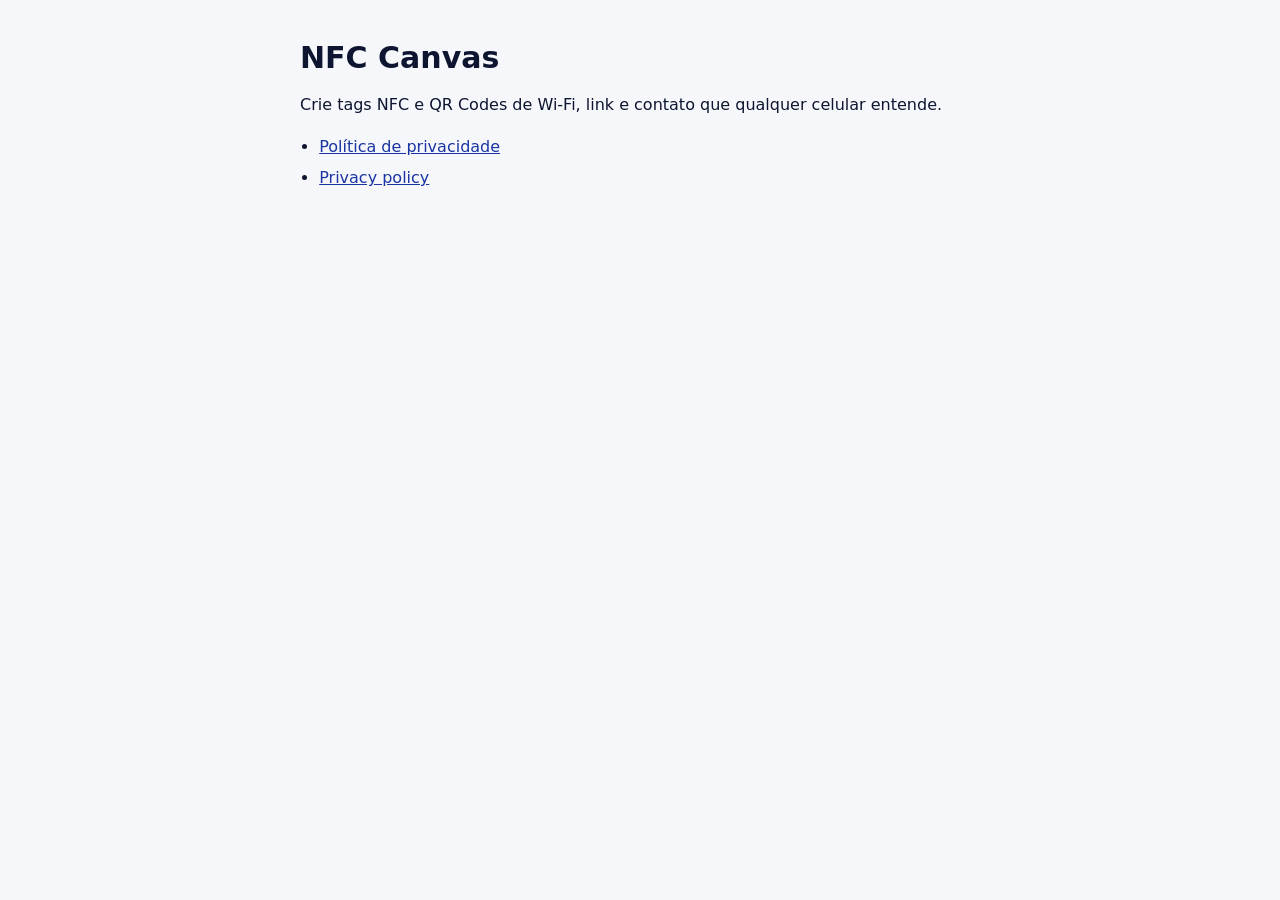
<file: index.html>
<!doctype html>
<html lang="pt-BR">
<head>
<meta charset="utf-8">
<meta name="viewport" content="width=device-width, initial-scale=1">
<title>NFC Canvas</title>
<link rel="stylesheet" href="style.css">
</head>
<body>
<main>
  <h1>NFC Canvas</h1>
  <p>Crie tags NFC e QR Codes de Wi-Fi, link e contato que qualquer celular entende.</p>
  <ul>
    <li><a href="privacidade.html">Política de privacidade</a></li>
    <li><a href="privacy.html" lang="en">Privacy policy</a></li>
  </ul>
</main>
</body>
</html>
</file>
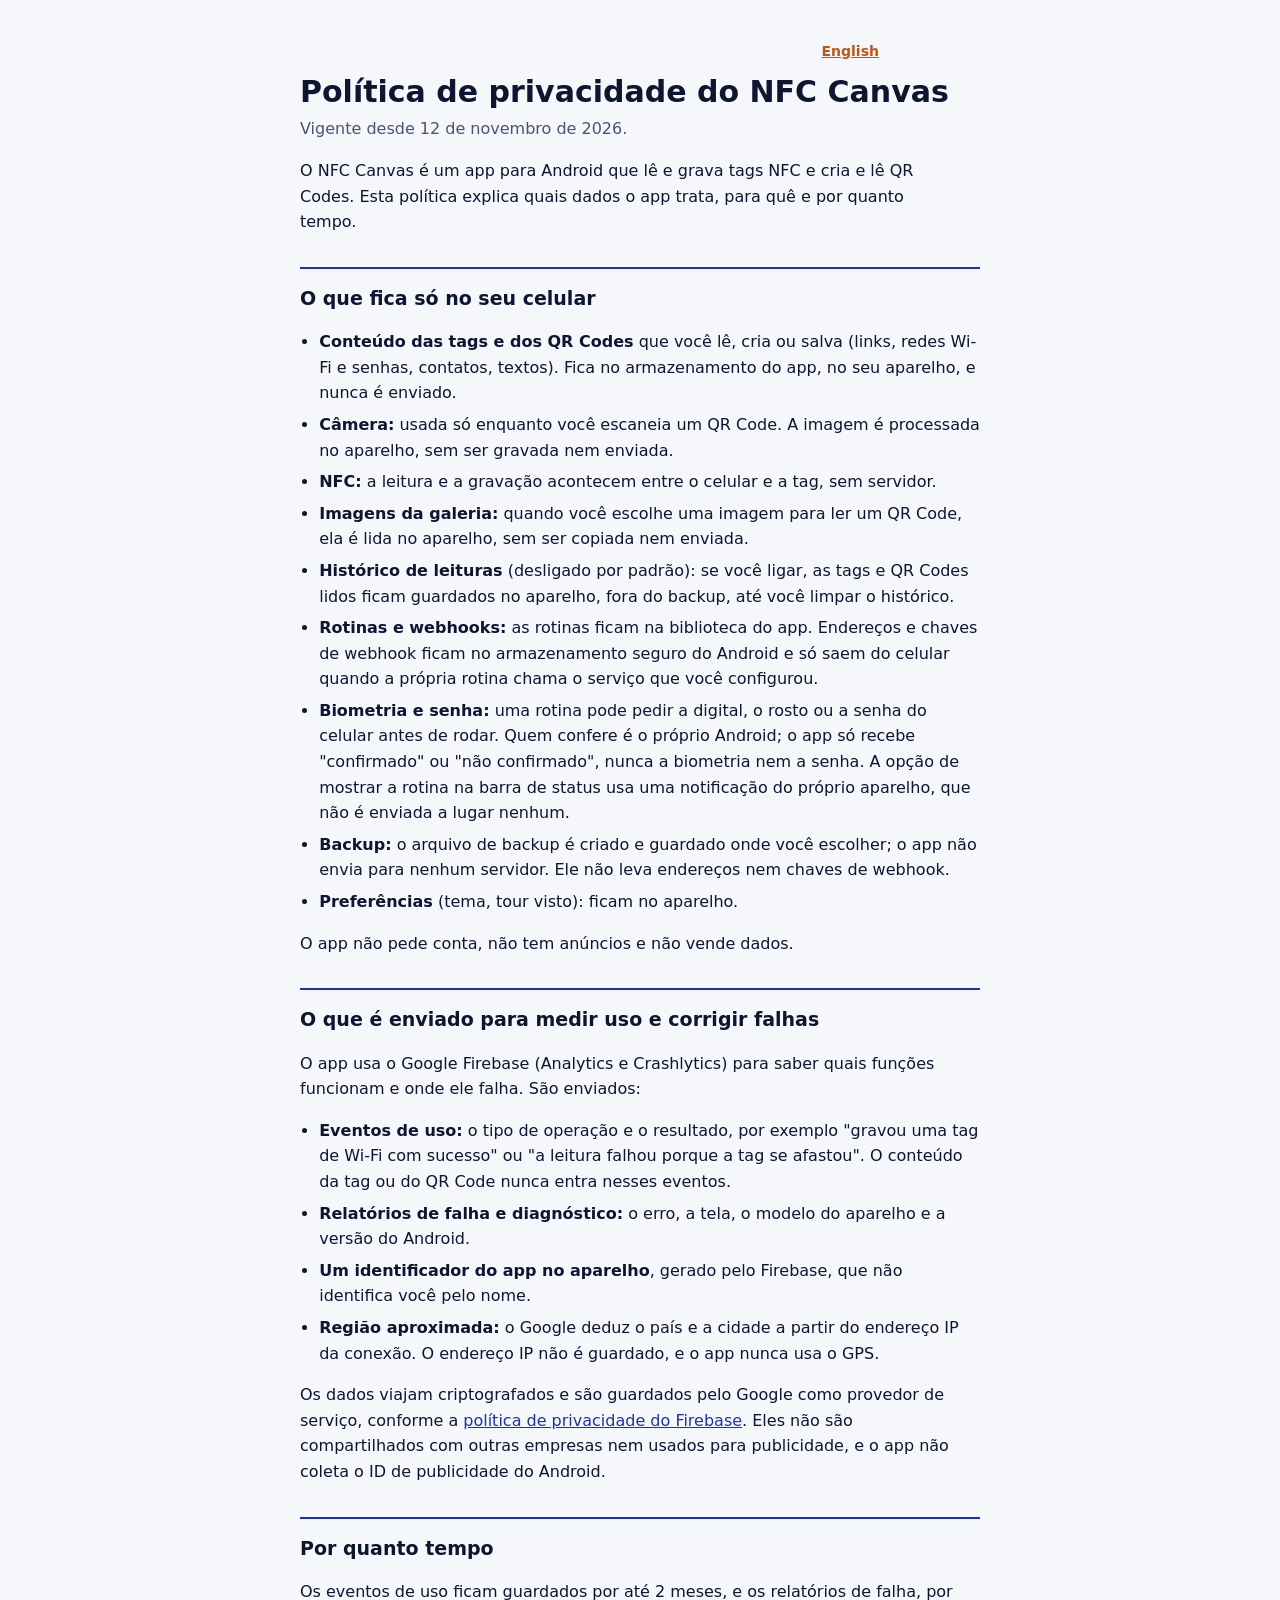
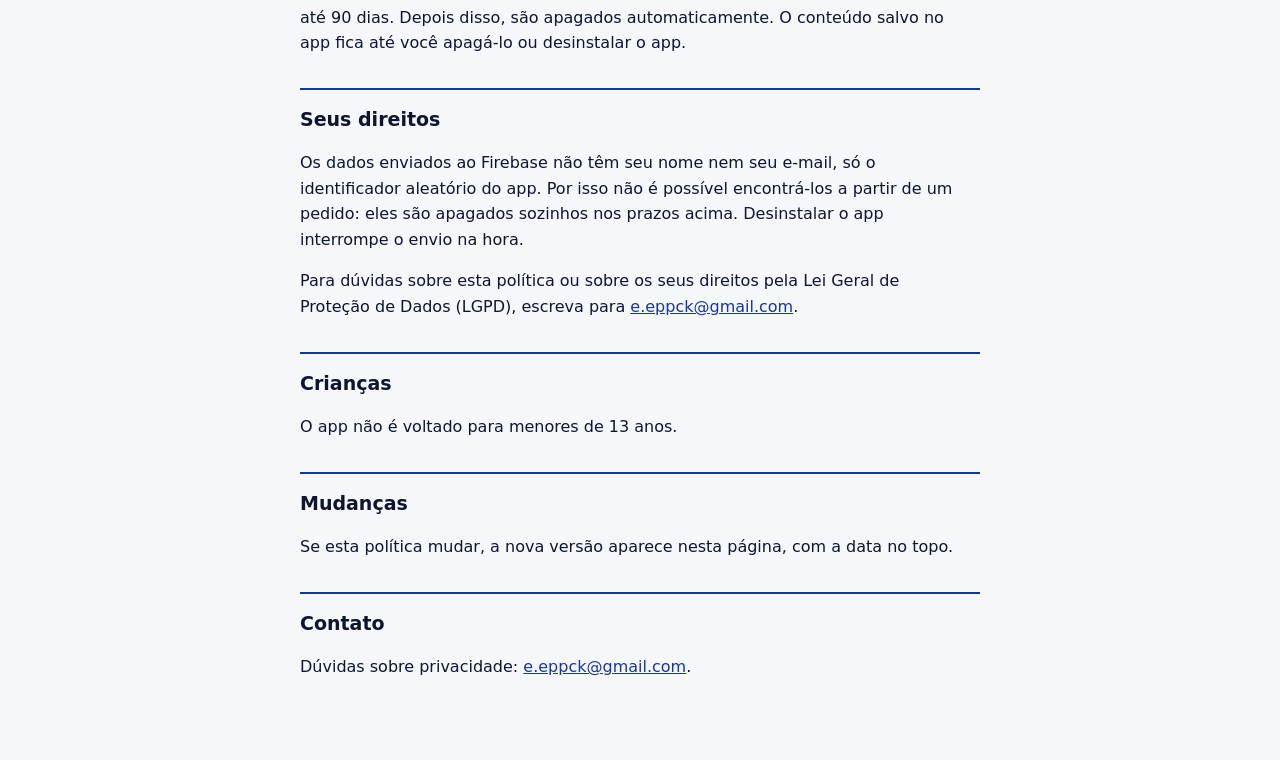
<file: privacidade.html>
<!doctype html>
<html lang="pt-BR">
<head>
<meta charset="utf-8">
<meta name="viewport" content="width=device-width, initial-scale=1">
<title>NFC Canvas · Política de privacidade</title>
<link rel="alternate" hreflang="en" href="privacy.html">
<link rel="stylesheet" href="style.css">
</head>
<body>
<main>
  <p class="lang"><a href="privacy.html" lang="en">English</a></p>
  <h1>Política de privacidade do NFC Canvas</h1>
  <p class="meta">Vigente desde 12 de novembro de 2026.</p>

  <p>O NFC Canvas é um app para Android que lê e grava tags NFC e cria e lê QR Codes. Esta política explica quais dados o app trata, para quê e por quanto tempo.</p>

  <h2>O que fica só no seu celular</h2>
  <ul>
    <li><strong>Conteúdo das tags e dos QR Codes</strong> que você lê, cria ou salva (links, redes Wi-Fi e senhas, contatos, textos). Fica no armazenamento do app, no seu aparelho, e nunca é enviado.</li>
    <li><strong>Câmera:</strong> usada só enquanto você escaneia um QR Code. A imagem é processada no aparelho, sem ser gravada nem enviada.</li>
    <li><strong>NFC:</strong> a leitura e a gravação acontecem entre o celular e a tag, sem servidor.</li>
    <li><strong>Imagens da galeria:</strong> quando você escolhe uma imagem para ler um QR Code, ela é lida no aparelho, sem ser copiada nem enviada.</li>
    <li><strong>Histórico de leituras</strong> (desligado por padrão): se você ligar, as tags e QR Codes lidos ficam guardados no aparelho, fora do backup, até você limpar o histórico.</li>
    <li><strong>Rotinas e webhooks:</strong> as rotinas ficam na biblioteca do app. Endereços e chaves de webhook ficam no armazenamento seguro do Android e só saem do celular quando a própria rotina chama o serviço que você configurou.</li>
    <li><strong>Biometria e senha:</strong> uma rotina pode pedir a digital, o rosto ou a senha do celular antes de rodar. Quem confere é o próprio Android; o app só recebe "confirmado" ou "não confirmado", nunca a biometria nem a senha. A opção de mostrar a rotina na barra de status usa uma notificação do próprio aparelho, que não é enviada a lugar nenhum.</li>
    <li><strong>Backup:</strong> o arquivo de backup é criado e guardado onde você escolher; o app não envia para nenhum servidor. Ele não leva endereços nem chaves de webhook.</li>
    <li><strong>Preferências</strong> (tema, tour visto): ficam no aparelho.</li>
  </ul>
  <p>O app não pede conta, não tem anúncios e não vende dados.</p>

  <h2>O que é enviado para medir uso e corrigir falhas</h2>
  <p>O app usa o Google Firebase (Analytics e Crashlytics) para saber quais funções funcionam e onde ele falha. São enviados:</p>
  <ul>
    <li><strong>Eventos de uso:</strong> o tipo de operação e o resultado, por exemplo "gravou uma tag de Wi-Fi com sucesso" ou "a leitura falhou porque a tag se afastou". O conteúdo da tag ou do QR Code nunca entra nesses eventos.</li>
    <li><strong>Relatórios de falha e diagnóstico:</strong> o erro, a tela, o modelo do aparelho e a versão do Android.</li>
    <li><strong>Um identificador do app no aparelho</strong>, gerado pelo Firebase, que não identifica você pelo nome.</li>
    <li><strong>Região aproximada:</strong> o Google deduz o país e a cidade a partir do endereço IP da conexão. O endereço IP não é guardado, e o app nunca usa o GPS.</li>
  </ul>
  <p>Os dados viajam criptografados e são guardados pelo Google como provedor de serviço, conforme a <a href="https://firebase.google.com/support/privacy">política de privacidade do Firebase</a>. Eles não são compartilhados com outras empresas nem usados para publicidade, e o app não coleta o ID de publicidade do Android.</p>

  <h2>Por quanto tempo</h2>
  <p>Os eventos de uso ficam guardados por até 2 meses, e os relatórios de falha, por até 90 dias. Depois disso, são apagados automaticamente. O conteúdo salvo no app fica até você apagá-lo ou desinstalar o app.</p>

  <h2>Seus direitos</h2>
  <p>Os dados enviados ao Firebase não têm seu nome nem seu e-mail, só o identificador aleatório do app. Por isso não é possível encontrá-los a partir de um pedido: eles são apagados sozinhos nos prazos acima. Desinstalar o app interrompe o envio na hora.</p>
  <p>Para dúvidas sobre esta política ou sobre os seus direitos pela Lei Geral de Proteção de Dados (LGPD), escreva para <a href="mailto:e.eppck@gmail.com">e.eppck@gmail.com</a>.</p>

  <h2>Crianças</h2>
  <p>O app não é voltado para menores de 13 anos.</p>

  <h2>Mudanças</h2>
  <p>Se esta política mudar, a nova versão aparece nesta página, com a data no topo.</p>

  <h2>Contato</h2>
  <p>Dúvidas sobre privacidade: <a href="mailto:e.eppck@gmail.com">e.eppck@gmail.com</a>.</p>
</main>
</body>
</html>
</file>
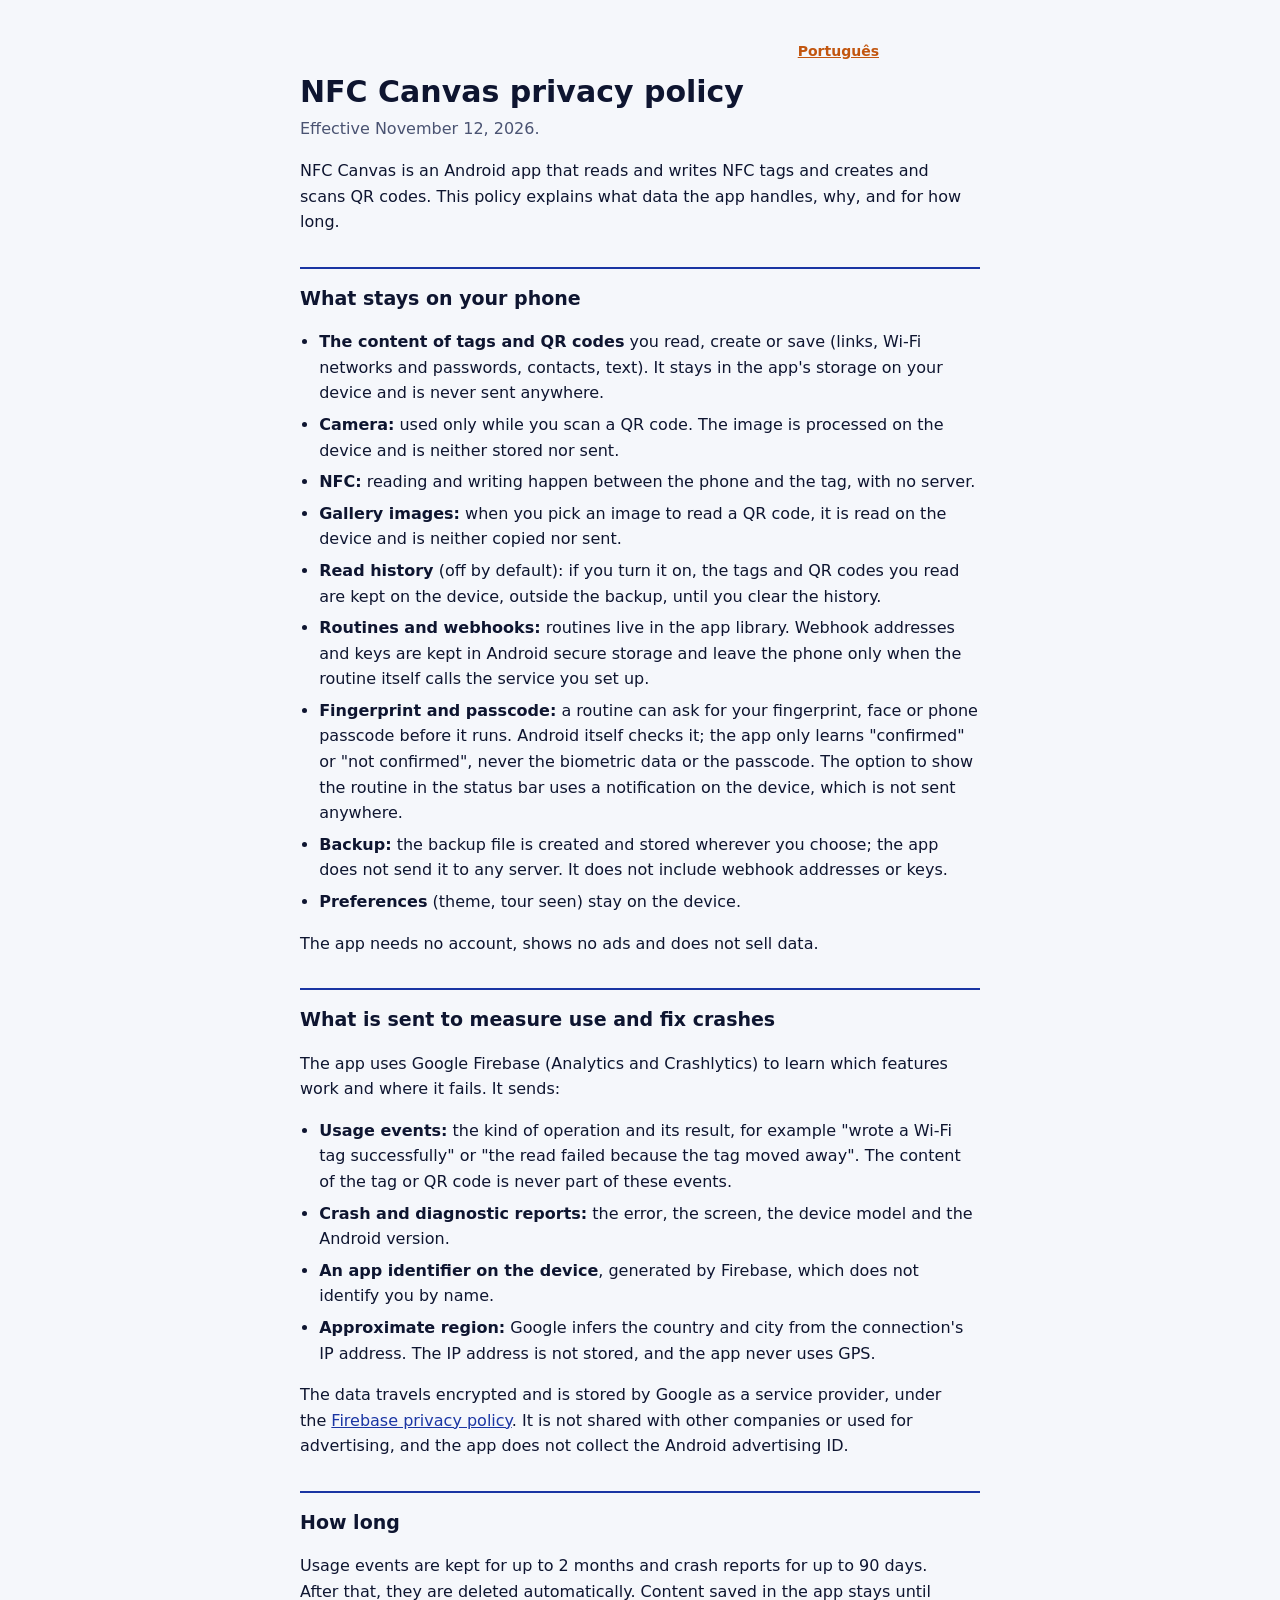
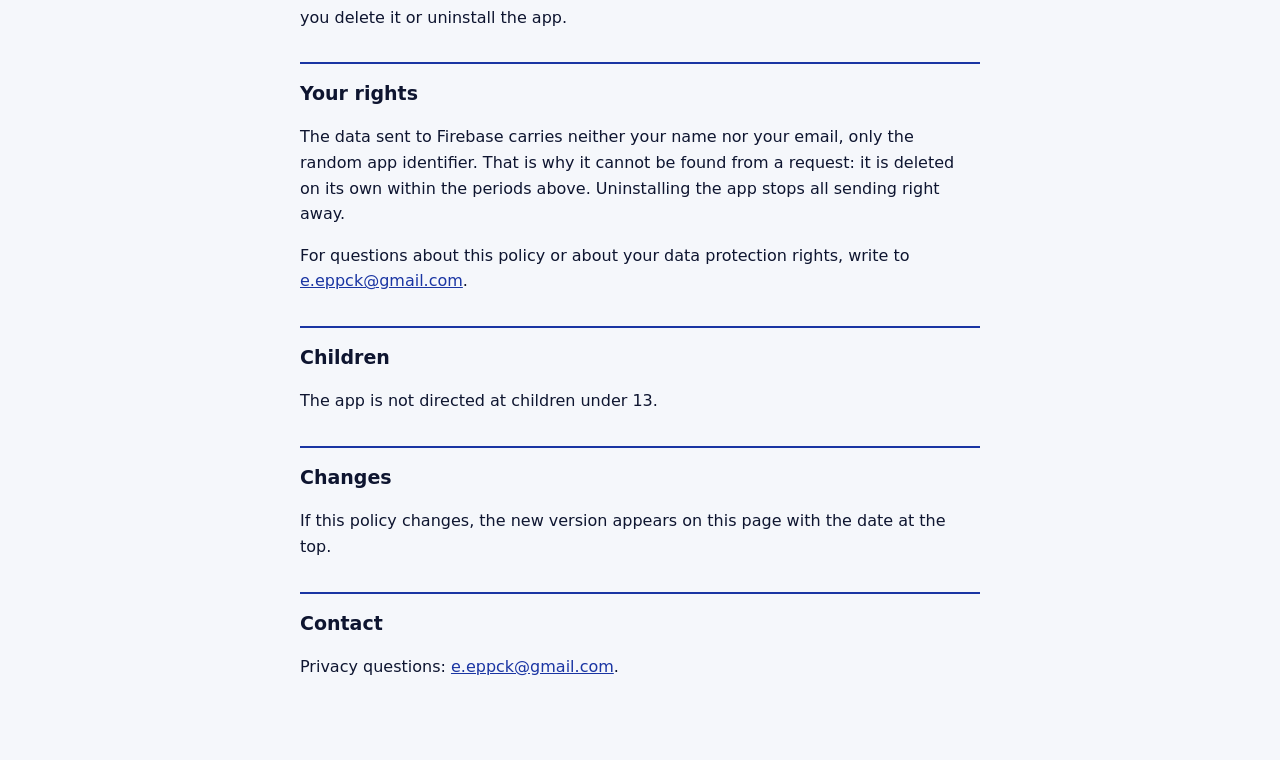
<file: privacy.html>
<!doctype html>
<html lang="en">
<head>
<meta charset="utf-8">
<meta name="viewport" content="width=device-width, initial-scale=1">
<title>NFC Canvas · Privacy policy</title>
<link rel="alternate" hreflang="pt-BR" href="privacidade.html">
<link rel="stylesheet" href="style.css">
</head>
<body>
<main>
  <p class="lang"><a href="privacidade.html" lang="pt-BR">Português</a></p>
  <h1>NFC Canvas privacy policy</h1>
  <p class="meta">Effective November 12, 2026.</p>

  <p>NFC Canvas is an Android app that reads and writes NFC tags and creates and scans QR codes. This policy explains what data the app handles, why, and for how long.</p>

  <h2>What stays on your phone</h2>
  <ul>
    <li><strong>The content of tags and QR codes</strong> you read, create or save (links, Wi-Fi networks and passwords, contacts, text). It stays in the app's storage on your device and is never sent anywhere.</li>
    <li><strong>Camera:</strong> used only while you scan a QR code. The image is processed on the device and is neither stored nor sent.</li>
    <li><strong>NFC:</strong> reading and writing happen between the phone and the tag, with no server.</li>
    <li><strong>Gallery images:</strong> when you pick an image to read a QR code, it is read on the device and is neither copied nor sent.</li>
    <li><strong>Read history</strong> (off by default): if you turn it on, the tags and QR codes you read are kept on the device, outside the backup, until you clear the history.</li>
    <li><strong>Routines and webhooks:</strong> routines live in the app library. Webhook addresses and keys are kept in Android secure storage and leave the phone only when the routine itself calls the service you set up.</li>
    <li><strong>Fingerprint and passcode:</strong> a routine can ask for your fingerprint, face or phone passcode before it runs. Android itself checks it; the app only learns "confirmed" or "not confirmed", never the biometric data or the passcode. The option to show the routine in the status bar uses a notification on the device, which is not sent anywhere.</li>
    <li><strong>Backup:</strong> the backup file is created and stored wherever you choose; the app does not send it to any server. It does not include webhook addresses or keys.</li>
    <li><strong>Preferences</strong> (theme, tour seen) stay on the device.</li>
  </ul>
  <p>The app needs no account, shows no ads and does not sell data.</p>

  <h2>What is sent to measure use and fix crashes</h2>
  <p>The app uses Google Firebase (Analytics and Crashlytics) to learn which features work and where it fails. It sends:</p>
  <ul>
    <li><strong>Usage events:</strong> the kind of operation and its result, for example "wrote a Wi-Fi tag successfully" or "the read failed because the tag moved away". The content of the tag or QR code is never part of these events.</li>
    <li><strong>Crash and diagnostic reports:</strong> the error, the screen, the device model and the Android version.</li>
    <li><strong>An app identifier on the device</strong>, generated by Firebase, which does not identify you by name.</li>
    <li><strong>Approximate region:</strong> Google infers the country and city from the connection's IP address. The IP address is not stored, and the app never uses GPS.</li>
  </ul>
  <p>The data travels encrypted and is stored by Google as a service provider, under the <a href="https://firebase.google.com/support/privacy">Firebase privacy policy</a>. It is not shared with other companies or used for advertising, and the app does not collect the Android advertising ID.</p>

  <h2>How long</h2>
  <p>Usage events are kept for up to 2 months and crash reports for up to 90 days. After that, they are deleted automatically. Content saved in the app stays until you delete it or uninstall the app.</p>

  <h2>Your rights</h2>
  <p>The data sent to Firebase carries neither your name nor your email, only the random app identifier. That is why it cannot be found from a request: it is deleted on its own within the periods above. Uninstalling the app stops all sending right away.</p>
  <p>For questions about this policy or about your data protection rights, write to <a href="mailto:e.eppck@gmail.com">e.eppck@gmail.com</a>.</p>

  <h2>Children</h2>
  <p>The app is not directed at children under 13.</p>

  <h2>Changes</h2>
  <p>If this policy changes, the new version appears on this page with the date at the top.</p>

  <h2>Contact</h2>
  <p>Privacy questions: <a href="mailto:e.eppck@gmail.com">e.eppck@gmail.com</a>.</p>
</main>
</body>
</html>
</file>
<file: style.css>
/* Paginas publicas do NFC Canvas (GitHub Pages): cobalto e laranja da identidade. */
:root {
  --bg: #f5f7fb;
  --ink: #0e1530;
  --muted: #4a5372;
  --brand: #1a35a3;
  --accent: #c2560f;
  color-scheme: light dark;
}
@media (prefers-color-scheme: dark) {
  :root {
    --bg: #0d1220;
    --ink: #eef1fa;
    --muted: #a9b1c9;
    --brand: #8fa8ff;
    --accent: #ffaa70;
  }
}
* {
  box-sizing: border-box;
}
body {
  margin: 0;
  background: var(--bg);
  color: var(--ink);
  font:
    16px / 1.6 "Manrope",
    "Segoe UI",
    system-ui,
    sans-serif;
  padding: 40px max(16px, env(safe-area-inset-right, 0px)) 64px
    max(16px, env(safe-area-inset-left, 0px));
}
main {
  max-width: 680px;
  margin: 0 auto;
}
h1 {
  font-size: 30px;
  line-height: 1.2;
  margin: 0 0 6px;
  text-wrap: balance;
}
h2 {
  font-size: 19px;
  margin: 32px 0 8px;
  border-top: 2px solid var(--brand);
  padding-top: 14px;
}
p,
li {
  max-width: 65ch;
}
ul {
  padding-left: 1.2em;
}
li {
  margin-bottom: 6px;
}
a {
  color: var(--brand);
}
.meta {
  color: var(--muted);
  margin-top: 0;
}
.lang {
  text-align: right;
  margin: 0 0 12px;
  font-size: 14px;
}
.lang a {
  color: var(--accent);
  font-weight: 700;
}
</file>
